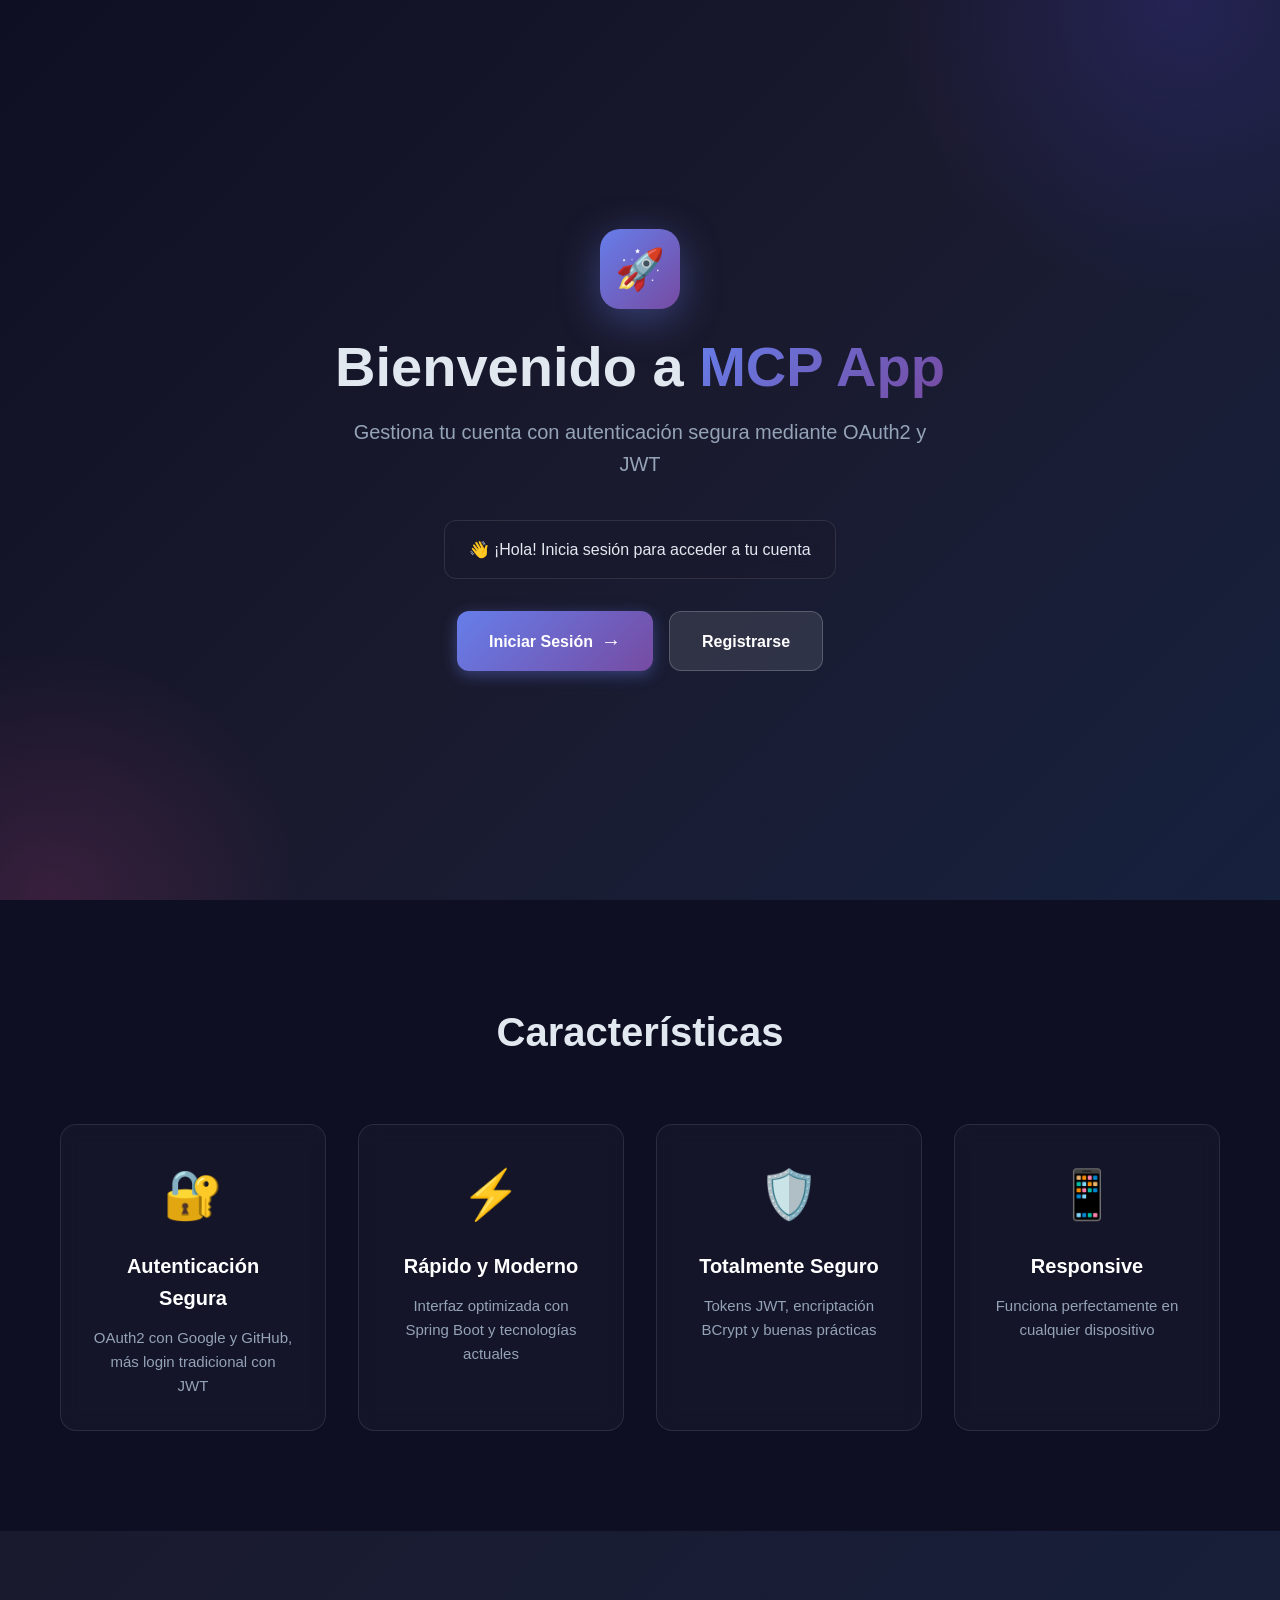
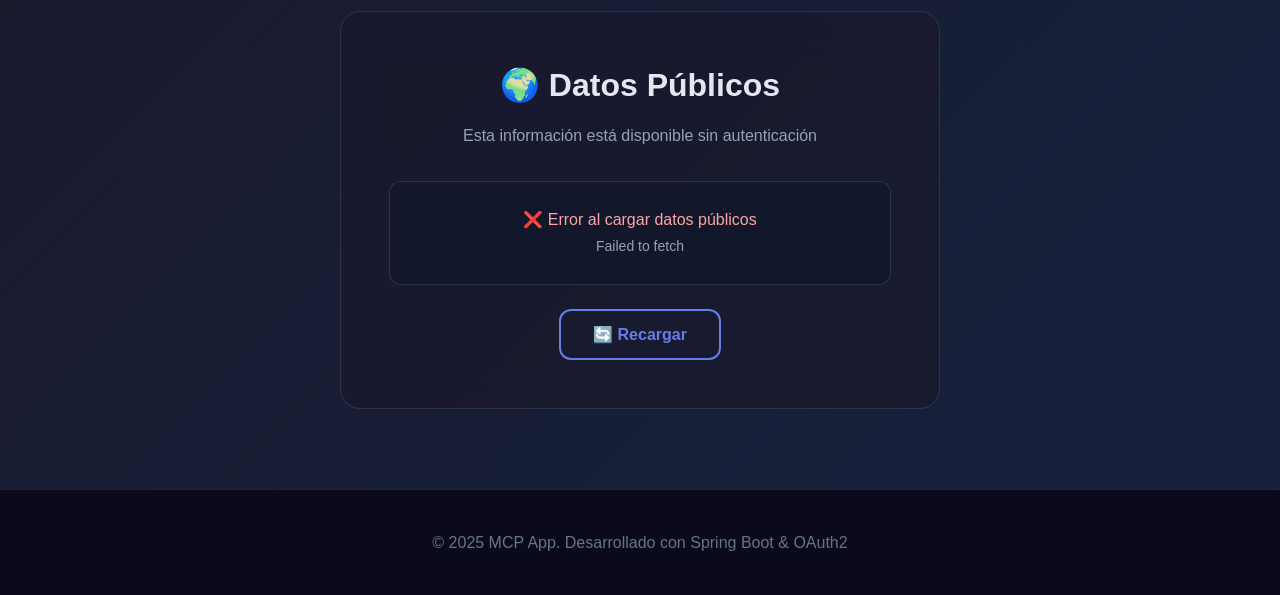
<file: JavaMCPFront/index.html>
<!DOCTYPE html>
<html lang="es">
<head>
    <meta charset="UTF-8">
    <meta name="viewport" content="width=device-width, initial-scale=1.0">
    <title>MCP App - Inicio</title>
    <link rel="stylesheet" href="css/index.css">
</head>
<body>
    <!-- Hero Section -->
    <section class="hero">
        <div class="hero-content">
            <div class="logo-badge">🚀</div>
            <h1 class="hero-title">Bienvenido a <span class="gradient-text">MCP App</span></h1>
            <p class="hero-subtitle">
                Gestiona tu cuenta con autenticación segura mediante OAuth2 y JWT
            </p>
            
            <div id="auth-status" class="auth-status"></div>
            
            <div class="cta-buttons">
                <a href="login.html" class="btn btn-primary" id="login-btn">
                    <span>Iniciar Sesión</span>
                    <span class="btn-icon">→</span>
                </a>
                <a href="register.html" class="btn btn-secondary">
                    <span>Registrarse</span>
                </a>
            </div>
        </div>
        
        <div class="hero-decoration"></div>
    </section>

    <!-- Features Section -->
    <section class="features">
        <div class="container">
            <h2 class="section-title">Características</h2>
            
            <div class="features-grid">
                <div class="feature-card">
                    <div class="feature-icon">🔐</div>
                    <h3>Autenticación Segura</h3>
                    <p>OAuth2 con Google y GitHub, más login tradicional con JWT</p>
                </div>
                
                <div class="feature-card">
                    <div class="feature-icon">⚡</div>
                    <h3>Rápido y Moderno</h3>
                    <p>Interfaz optimizada con Spring Boot y tecnologías actuales</p>
                </div>
                
                <div class="feature-card">
                    <div class="feature-icon">🛡️</div>
                    <h3>Totalmente Seguro</h3>
                    <p>Tokens JWT, encriptación BCrypt y buenas prácticas</p>
                </div>
                
                <div class="feature-card">
                    <div class="feature-icon">📱</div>
                    <h3>Responsive</h3>
                    <p>Funciona perfectamente en cualquier dispositivo</p>
                </div>
            </div>
        </div>
    </section>

    <!-- Public Data Section -->
    <section class="public-data">
        <div class="container">
            <div class="data-card">
                <h2>🌍 Datos Públicos</h2>
                <p>Esta información está disponible sin autenticación</p>
                <div id="public-data" class="data-content">Cargando...</div>
                <button onclick="loadPublicData()" class="btn btn-outline">
                    🔄 Recargar
                </button>
            </div>
        </div>
    </section>

    <!-- Footer -->
    <footer class="footer">
        <div class="container">
            <p>&copy; 2025 MCP App. Desarrollado con Spring Boot & OAuth2</p>
        </div>
    </footer>

    <script src="js/index.js"></script>
</body>
</html>
</file>
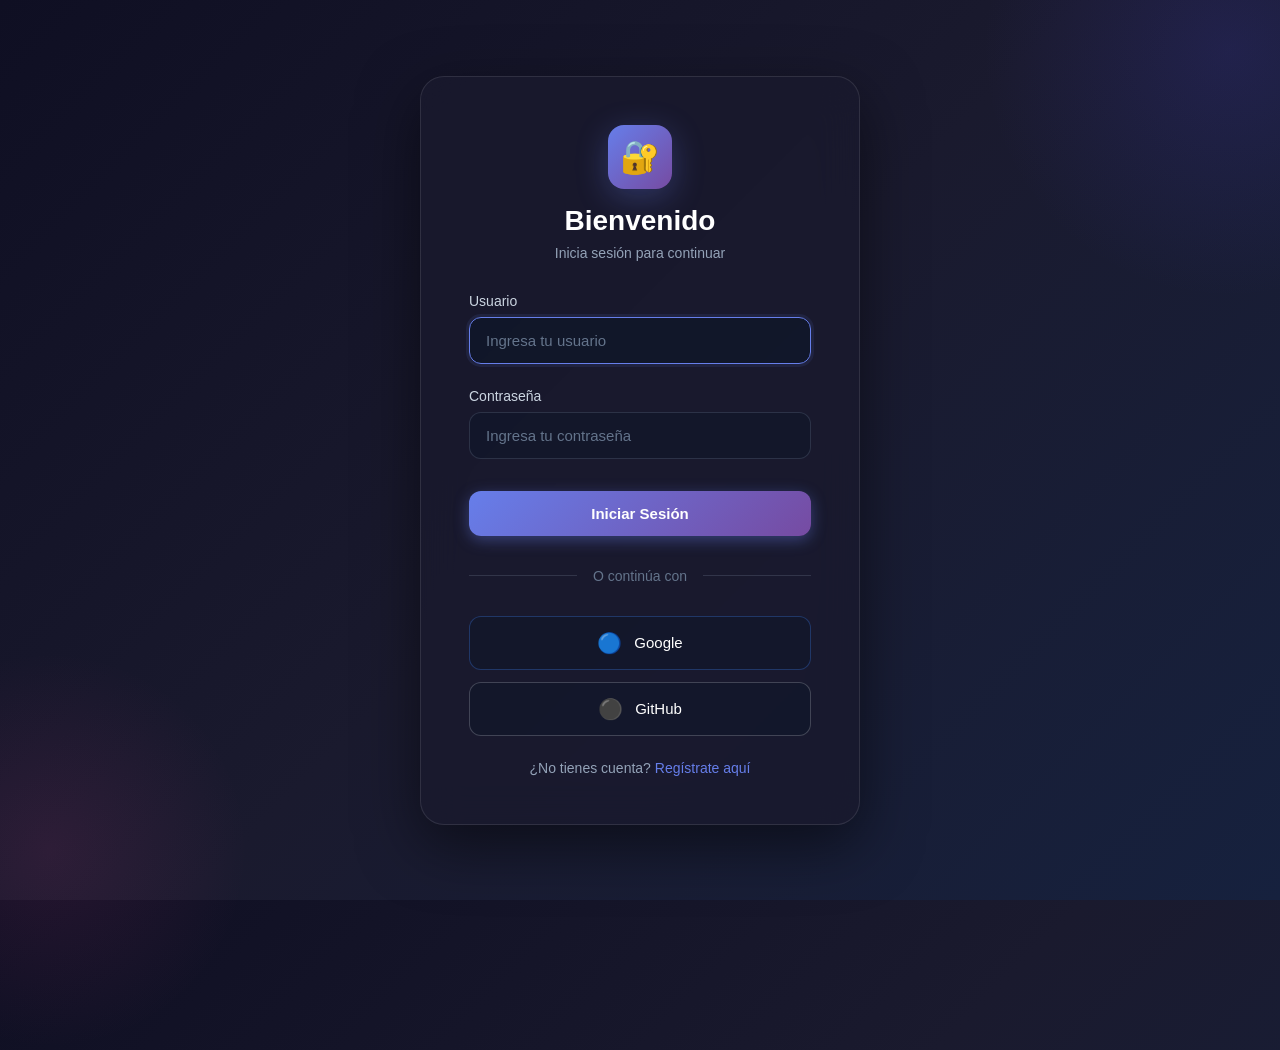
<file: JavaMCPFront/dashboard.html>
<!DOCTYPE html>
<html lang="es">
<head>
    <meta charset="UTF-8">
    <meta name="viewport" content="width=device-width, initial-scale=1.0">
    <title>Dashboard - MCP App</title>
    <link rel="stylesheet" href="css/dashboard.css">
</head>
<body>
    <!-- Sidebar -->
    <aside class="sidebar">
        <div class="sidebar-header">
            <div class="logo">🚀</div>
            <h2>MCP App</h2>
        </div>
        
        <nav class="sidebar-nav">
            <a href="#" class="nav-item active" data-section="overview">
                <span class="nav-icon">📊</span>
                <span>Overview</span>
            </a>
            <a href="#" class="nav-item" data-section="profile">
                <span class="nav-icon">👤</span>
                <span>Mi Perfil</span>
            </a>
            <a href="#" class="nav-item" data-section="settings">
                <span class="nav-icon">⚙️</span>
                <span>Configuración</span>
            </a>
        </nav>
        
        <div class="sidebar-footer">
            <button onclick="logout()" class="btn-logout">
                <span>🚪</span>
                <span>Cerrar Sesión</span>
            </button>
        </div>
    </aside>

    <!-- Main Content -->
    <main class="main-content">
        <!-- Header -->
        <header class="dashboard-header">
            <div class="header-left">
                <h1 id="page-title">Dashboard</h1>
                <p id="page-subtitle">Bienvenido de vuelta</p>
            </div>
            
            <div class="header-right">
                <div class="user-info" id="user-info">
                    <div class="user-avatar" id="user-avatar">?</div>
                    <div class="user-details">
                        <p class="user-name" id="user-name">Cargando...</p>
                        <p class="user-role" id="user-role">Usuario</p>
                    </div>
                </div>
            </div>
        </header>

        <!-- Overview Section -->
        <section id="overview-section" class="content-section active">
            <!-- Stats Cards -->
            <div class="stats-grid">
                <div class="stat-card">
                    <div class="stat-icon blue">👤</div>
                    <div class="stat-info">
                        <p class="stat-label">Usuario Activo</p>
                        <p class="stat-value" id="stat-username">-</p>
                    </div>
                </div>
                
                <div class="stat-card">
                    <div class="stat-icon purple">🎭</div>
                    <div class="stat-info">
                        <p class="stat-label">Rol</p>
                        <p class="stat-value" id="stat-role">-</p>
                    </div>
                </div>
                
                <div class="stat-card">
                    <div class="stat-icon green">✅</div>
                    <div class="stat-info">
                        <p class="stat-label">Estado</p>
                        <p class="stat-value">Autenticado</p>
                    </div>
                </div>
                
                <div class="stat-card">
                    <div class="stat-icon orange">🔐</div>
                    <div class="stat-info">
                        <p class="stat-label">Proveedor</p>
                        <p class="stat-value" id="stat-provider">-</p>
                    </div>
                </div>
            </div>

            <!-- User Info Card -->
            <div class="card">
                <div class="card-header">
                    <h3>📋 Información del Usuario</h3>
                    <button onclick="refreshUserInfo()" class="btn-refresh">🔄</button>
                </div>
                <div class="card-body">
                    <div id="user-details" class="user-details-content">Cargando...</div>
                </div>
            </div>

            <!-- Protected Data Card -->
            <div class="card">
                <div class="card-header">
                    <h3>🔒 Datos Protegidos</h3>
                    <button onclick="refreshProtectedData()" class="btn-refresh">🔄</button>
                </div>
                <div class="card-body">
                    <div id="protected-data" class="protected-data-content">Cargando...</div>
                </div>
            </div>
        </section>

        <!-- Profile Section -->
        <section id="profile-section" class="content-section">
            <div class="card">
                <div class="card-header">
                    <h3>👤 Mi Perfil</h3>
                </div>
                <div class="card-body">
                    <div class="profile-info" id="profile-info">
                        <p>Información de perfil...</p>
                    </div>
                </div>
            </div>
        </section>

        <!-- Settings Section -->
        <section id="settings-section" class="content-section">
            <div class="card">
                <div class="card-header">
                    <h3>⚙️ Configuración</h3>
                </div>
                <div class="card-body">
                    <div class="settings-options">
                        <div class="setting-item">
                            <div class="setting-info">
                                <h4>🔔 Notificaciones</h4>
                                <p>Recibir notificaciones por email</p>
                            </div>
                            <label class="toggle">
                                <input type="checkbox" checked>
                                <span class="toggle-slider"></span>
                            </label>
                        </div>
                        
                        <div class="setting-item">
                            <div class="setting-info">
                                <h4>🌙 Modo Oscuro</h4>
                                <p>Siempre activado</p>
                            </div>
                            <label class="toggle">
                                <input type="checkbox" checked disabled>
                                <span class="toggle-slider"></span>
                            </label>
                        </div>
                    </div>
                </div>
            </div>
        </section>
    </main>

    <script src="js/dashboard.js"></script>
</body>
</html>
</file>
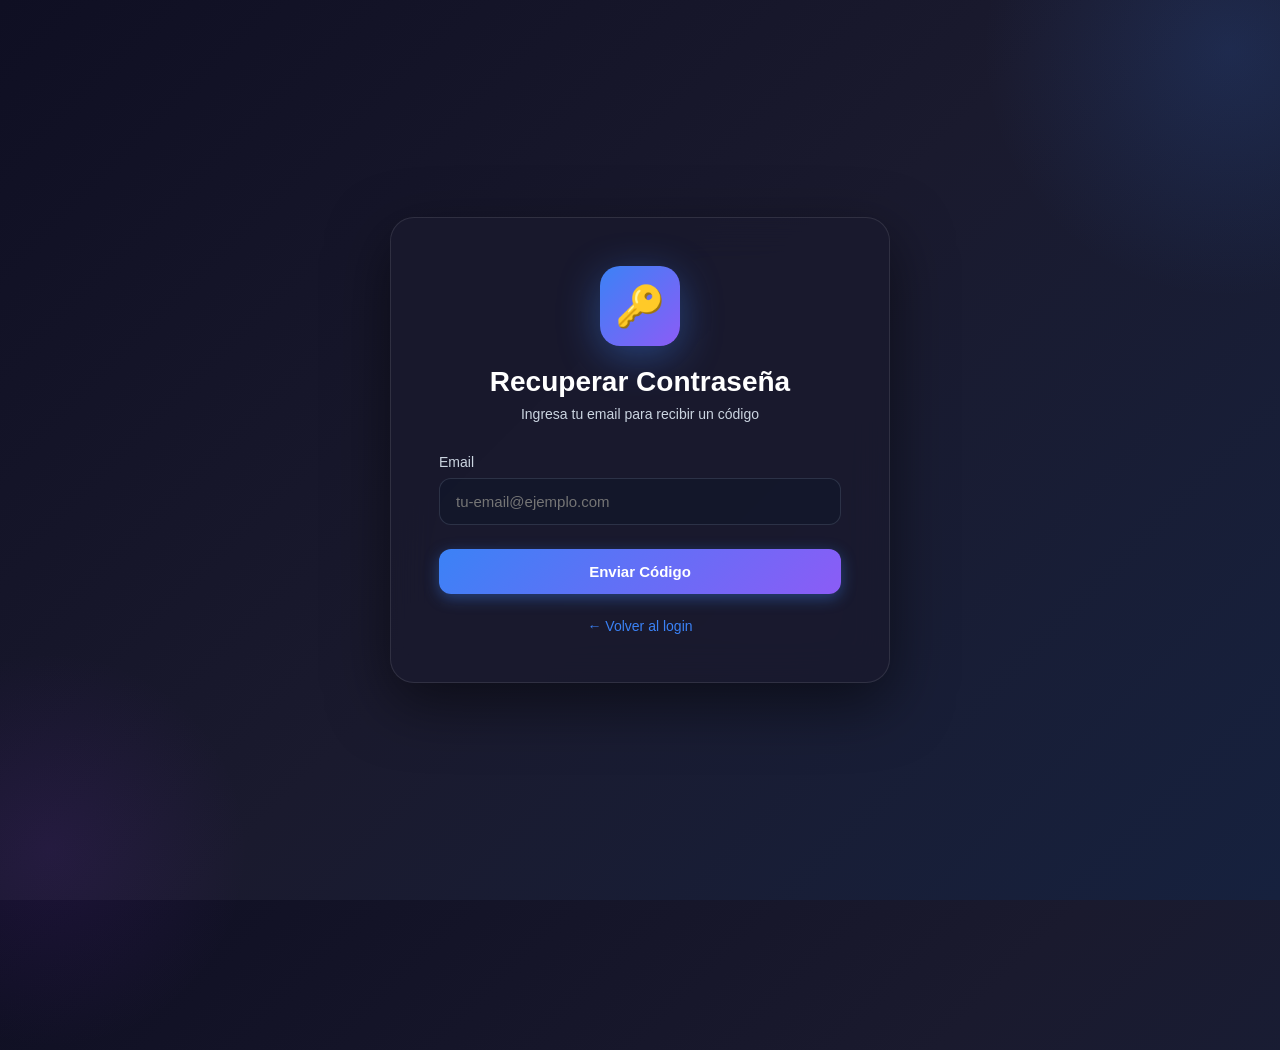
<file: JavaMCPFront/forgot-password.html>
<!DOCTYPE html>
<html lang="es">
<head>
    <meta charset="UTF-8">
    <meta name="viewport" content="width=device-width, initial-scale=1.0">
    <title>Recuperar Contraseña - MCP App</title>
    <link rel="stylesheet" href="css/verify-email.css">
</head>
<body>
    <div class="verify-container">
        <div class="logo">
            <div class="logo-icon">🔑</div>
            <h1>Recuperar Contraseña</h1>
            <p class="subtitle">Ingresa tu email para recibir un código</p>
        </div>

        <form id="forgot-form">
            <div class="form-group" style="margin-bottom: 24px;">
                <label for="email" style="display: block; color: #cbd5e1; font-size: 14px; margin-bottom: 8px;">Email</label>
                <input 
                    type="email" 
                    id="email" 
                    name="email" 
                    placeholder="tu-email@ejemplo.com"
                    required
                    autofocus
                    style="width: 100%; padding: 14px 16px; background: rgba(15, 23, 42, 0.6); border: 1px solid rgba(148, 163, 184, 0.2); border-radius: 12px; color: #fff; font-size: 15px; outline: none;"
                >
            </div>

            <button type="submit" class="btn" id="submit-btn">
                <span id="btn-text">Enviar Código</span>
                <div class="loading-spinner" id="loading-spinner"></div>
            </button>

            <div id="message"></div>
        </form>

        <div class="footer-link">
            <a href="login.html">← Volver al login</a>
        </div>
    </div>

    <script src="js/forgot-password.js"></script>
</body>
</html>
</file>
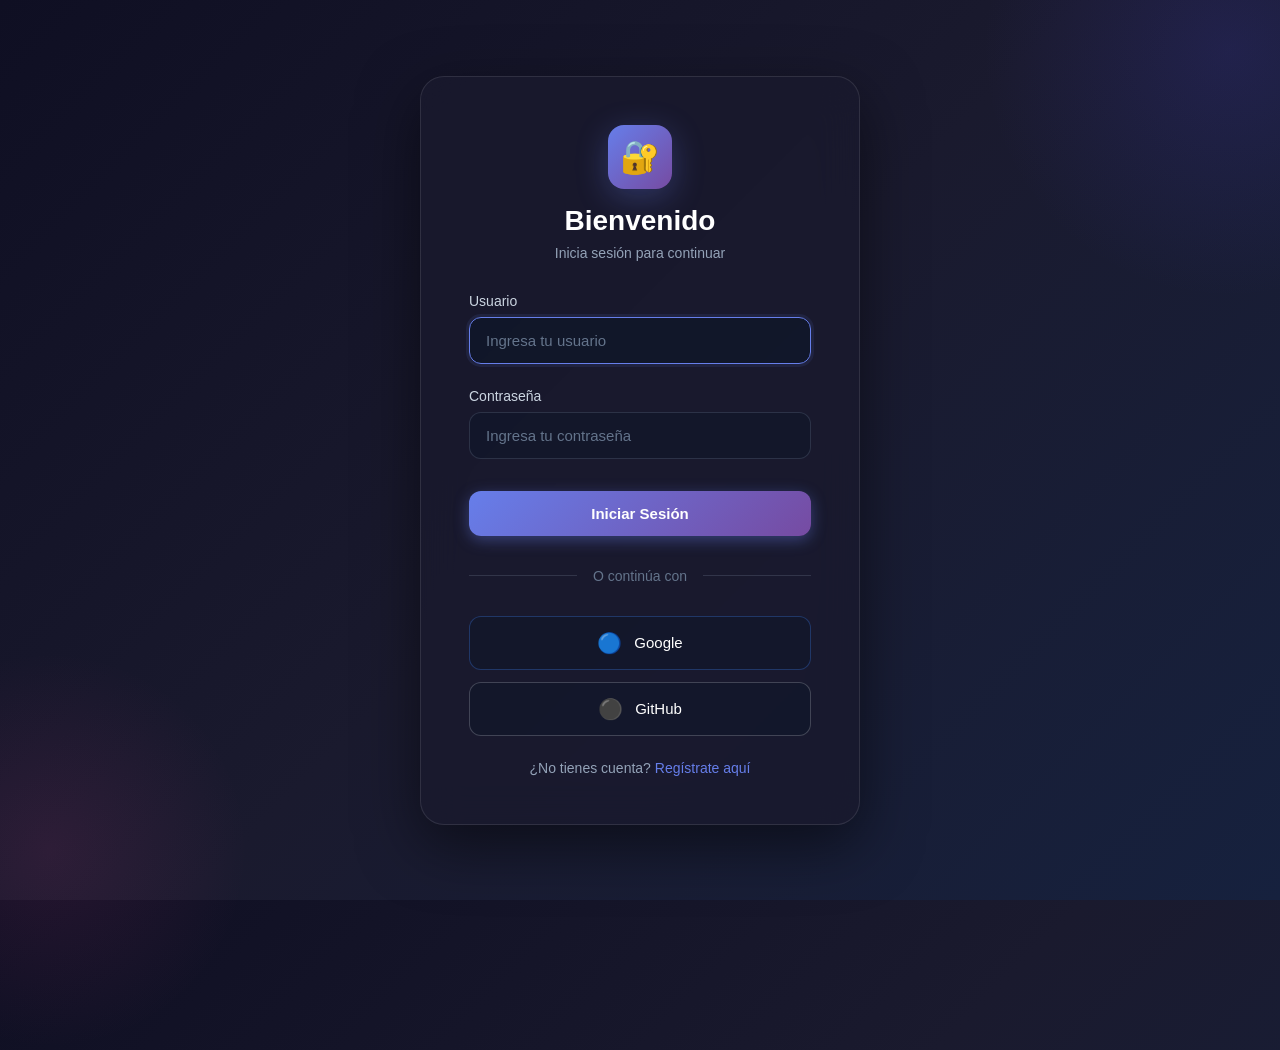
<file: JavaMCPFront/login.html>
<!DOCTYPE html>
<html lang="es">
<head>
    <meta charset="UTF-8">
    <meta name="viewport" content="width=device-width, initial-scale=1.0">
    <title>Login - MCP App</title>
    <link rel="stylesheet" href="css/login.css">
</head>
<body>
    <div class="login-container">
        <div class="logo">
            <div class="logo-icon">🔐</div>
            <h1>Bienvenido</h1>
            <p class="subtitle">Inicia sesión para continuar</p>
        </div>

        <form id="login-form">
            <div class="form-group">
                <label for="username">Usuario</label>
                <div class="input-wrapper">
                    <input 
                        type="text" 
                        id="username" 
                        name="username" 
                        placeholder="Ingresa tu usuario"
                        required 
                        autofocus
                    >
                </div>
            </div>

            <div class="form-group">
                <label for="password">Contraseña</label>
                <div class="input-wrapper">
                    <input 
                        type="password" 
                        id="password" 
                        name="password" 
                        placeholder="Ingresa tu contraseña"
                        required
                    >
                </div>
            </div>

            <button type="submit" class="btn" id="submit-btn">
                <span id="btn-text">Iniciar Sesión</span>
                <div class="loading-spinner" id="loading-spinner"></div>
            </button>

            <div id="error-message"></div>
        </form>

        <div class="divider">
            <span>O continúa con</span>
        </div>

        <div class="social-buttons">
            <a href="http://localhost:8080/oauth2/authorization/google" class="social-btn google">
                <span class="social-icon">🔵</span>
                <span>Google</span>
            </a>
            
            <a href="http://localhost:8080/oauth2/authorization/github" class="social-btn github">
                <span class="social-icon">⚫</span>
                <span>GitHub</span>
            </a>
        </div>

        <div class="footer-link">
            ¿No tienes cuenta? <a href="register.html">Regístrate aquí</a>
        </div>
    </div>

    <script src="js/login.js"></script>
</body>
</html>
</file>
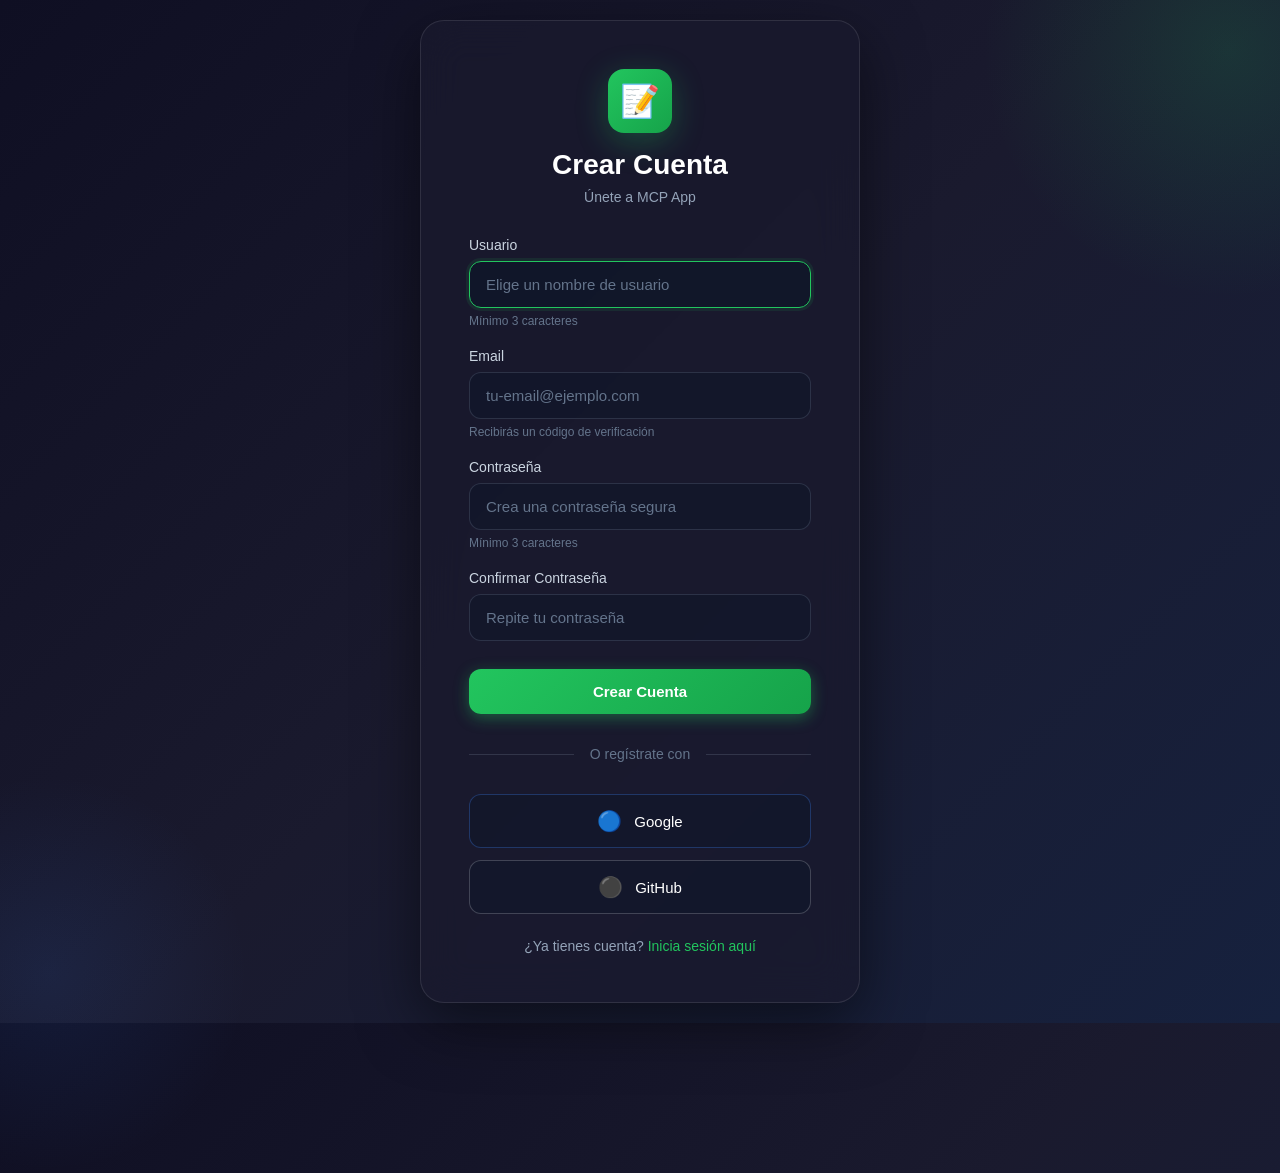
<file: JavaMCPFront/register.html>
<!DOCTYPE html>
<html lang="es">
<head>
    <meta charset="UTF-8">
    <meta name="viewport" content="width=device-width, initial-scale=1.0">
    <title>Registro - MCP App</title>
    <link rel="stylesheet" href="css/register.css">
</head>
<body>
    <div class="register-container">
        <div class="logo">
            <div class="logo-icon">📝</div>
            <h1>Crear Cuenta</h1>
            <p class="subtitle">Únete a MCP App</p>
        </div>

        <form id="register-form">
            <div class="form-group">
                <label for="username">Usuario</label>
                <div class="input-wrapper">
                    <input 
                        type="text" 
                        id="username" 
                        name="username" 
                        placeholder="Elige un nombre de usuario"
                        required 
                        autofocus
                        minlength="3"
                    >
                    <span class="input-hint">Mínimo 3 caracteres</span>
                </div>
            </div>

            <div class="form-group">
                <label for="email">Email</label>
                <div class="input-wrapper">
                    <input 
                        type="email" 
                        id="email" 
                        name="email" 
                        placeholder="tu-email@ejemplo.com"
                        required
                    >
                    <span class="input-hint">Recibirás un código de verificación</span>
                </div>
            </div>

            <div class="form-group">
                <label for="password">Contraseña</label>
                <div class="input-wrapper">
                    <input 
                        type="password" 
                        id="password" 
                        name="password" 
                        placeholder="Crea una contraseña segura"
                        required
                        minlength="3"
                    >
                    <span class="input-hint">Mínimo 3 caracteres</span>
                </div>
            </div>

            <div class="form-group">
                <label for="confirm-password">Confirmar Contraseña</label>
                <div class="input-wrapper">
                    <input 
                        type="password" 
                        id="confirm-password" 
                        name="confirm-password" 
                        placeholder="Repite tu contraseña"
                        required
                    >
                </div>
            </div>

            <button type="submit" class="btn" id="submit-btn">
                <span id="btn-text">Crear Cuenta</span>
                <div class="loading-spinner" id="loading-spinner"></div>
            </button>

            <div id="message"></div>
        </form>

        <div class="divider">
            <span>O regístrate con</span>
        </div>

        <div class="social-buttons">
            <a href="http://localhost:8080/oauth2/authorization/google" class="social-btn google">
                <span class="social-icon">🔵</span>
                <span>Google</span>
            </a>
            
            <a href="http://localhost:8080/oauth2/authorization/github" class="social-btn github">
                <span class="social-icon">⚫</span>
                <span>GitHub</span>
            </a>
        </div>

        <div class="footer-link">
            ¿Ya tienes cuenta? <a href="login.html">Inicia sesión aquí</a>
        </div>
    </div>

    <script src="js/register.js"></script>
</body>
</html>
</file>
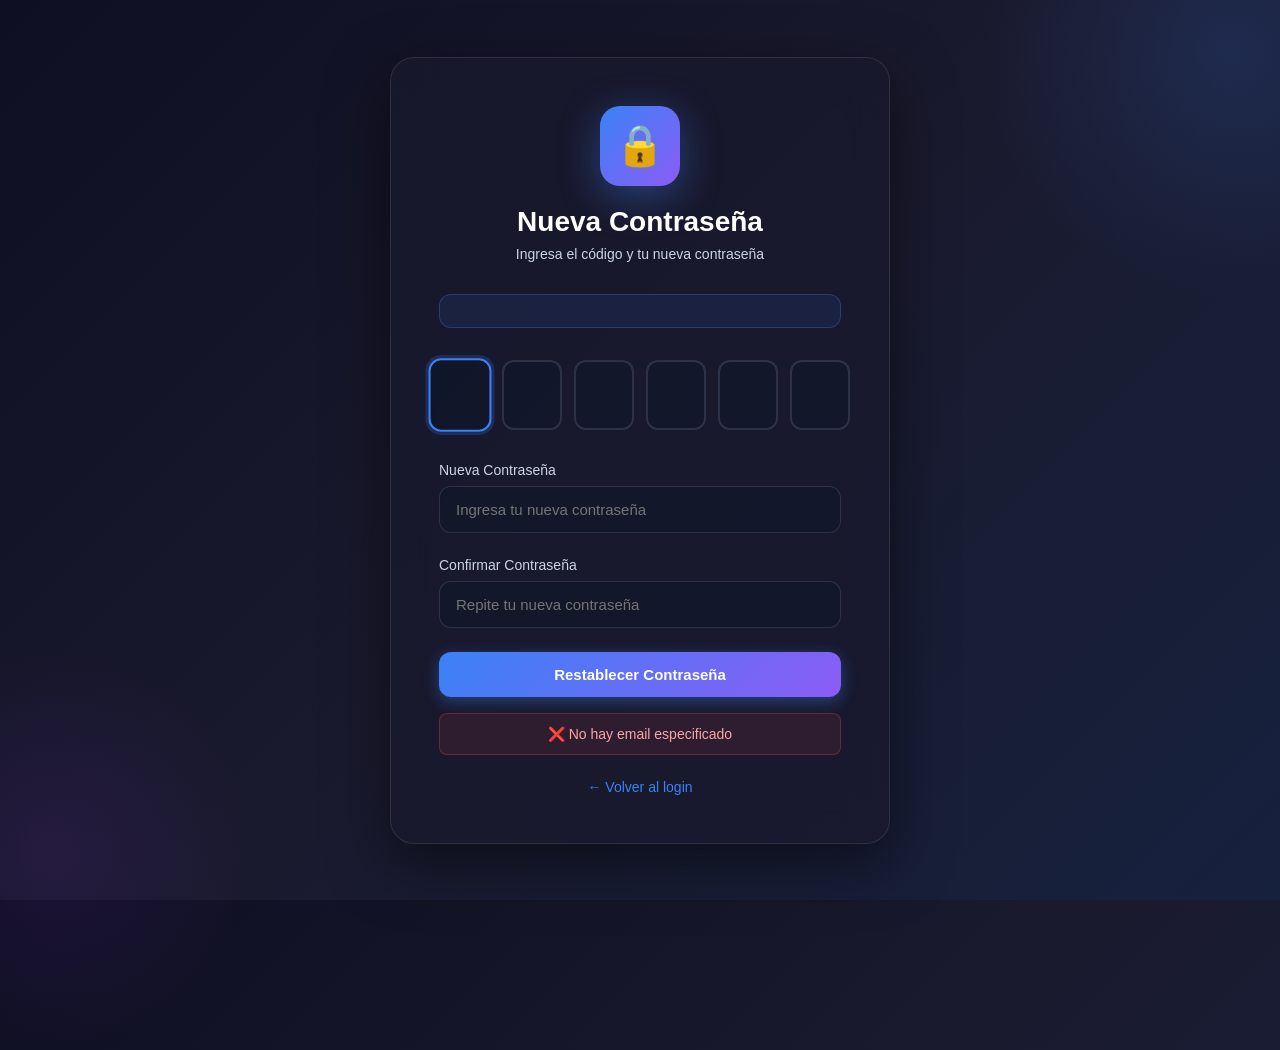
<file: JavaMCPFront/reset-password.html>
<!DOCTYPE html>
<html lang="es">
<head>
    <meta charset="UTF-8">
    <meta name="viewport" content="width=device-width, initial-scale=1.0">
    <title>Nueva Contraseña - MCP App</title>
    <link rel="stylesheet" href="css/verify-email.css">
</head>
<body>
    <div class="verify-container">
        <div class="logo">
            <div class="logo-icon">🔒</div>
            <h1>Nueva Contraseña</h1>
            <p class="subtitle" id="subtitle">Ingresa el código y tu nueva contraseña</p>
        </div>

        <div class="email-info" id="email-info"></div>

        <form id="reset-form">
            <div class="code-input-group">
                <input type="text" maxlength="1" class="code-input" id="digit-1" autofocus>
                <input type="text" maxlength="1" class="code-input" id="digit-2">
                <input type="text" maxlength="1" class="code-input" id="digit-3">
                <input type="text" maxlength="1" class="code-input" id="digit-4">
                <input type="text" maxlength="1" class="code-input" id="digit-5">
                <input type="text" maxlength="1" class="code-input" id="digit-6">
            </div>

            <div class="form-group" style="margin: 24px 0;">
                <label for="new-password" style="display: block; color: #cbd5e1; font-size: 14px; margin-bottom: 8px;">Nueva Contraseña</label>
                <input 
                    type="password" 
                    id="new-password" 
                    name="new-password" 
                    placeholder="Ingresa tu nueva contraseña"
                    required
                    minlength="3"
                    style="width: 100%; padding: 14px 16px; background: rgba(15, 23, 42, 0.6); border: 1px solid rgba(148, 163, 184, 0.2); border-radius: 12px; color: #fff; font-size: 15px; outline: none;"
                >
            </div>

            <div class="form-group" style="margin-bottom: 24px;">
                <label for="confirm-password" style="display: block; color: #cbd5e1; font-size: 14px; margin-bottom: 8px;">Confirmar Contraseña</label>
                <input 
                    type="password" 
                    id="confirm-password" 
                    name="confirm-password" 
                    placeholder="Repite tu nueva contraseña"
                    required
                    style="width: 100%; padding: 14px 16px; background: rgba(15, 23, 42, 0.6); border: 1px solid rgba(148, 163, 184, 0.2); border-radius: 12px; color: #fff; font-size: 15px; outline: none;"
                >
            </div>

            <button type="submit" class="btn" id="submit-btn">
                <span id="btn-text">Restablecer Contraseña</span>
                <div class="loading-spinner" id="loading-spinner"></div>
            </button>

            <div id="message"></div>
        </form>

        <div class="footer-link">
            <a href="login.html">← Volver al login</a>
        </div>
    </div>

    <script src="js/reset-password.js"></script>
</body>
</html>
</file>
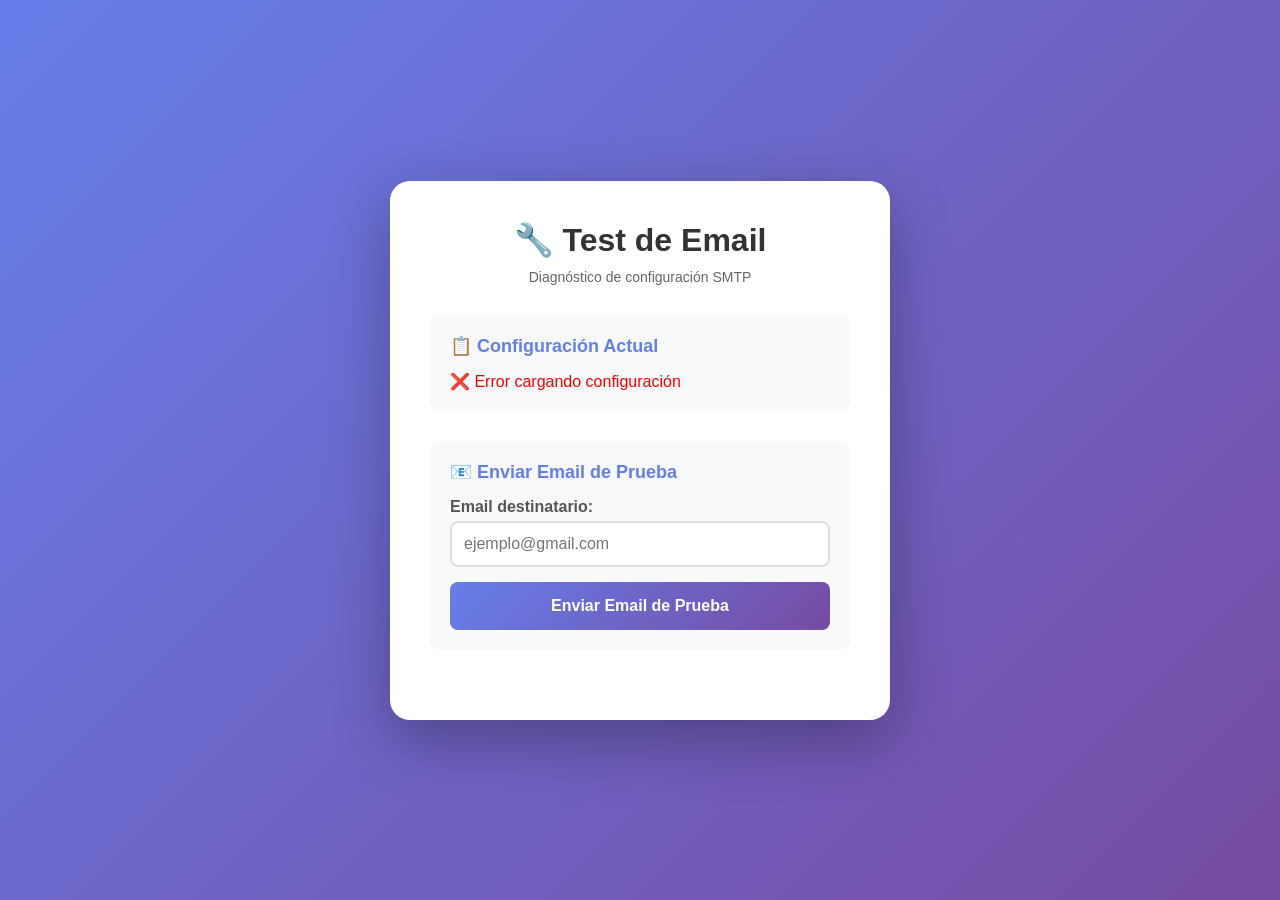
<file: JavaMCPFront/test-email.html>
<!DOCTYPE html>
<html lang="es">
<head>
    <meta charset="UTF-8">
    <meta name="viewport" content="width=device-width, initial-scale=1.0">
    <title>Test Email - MCP App</title>
    <style>
        * {
            margin: 0;
            padding: 0;
            box-sizing: border-box;
        }

        body {
            font-family: 'Segoe UI', Tahoma, Geneva, Verdana, sans-serif;
            background: linear-gradient(135deg, #667eea 0%, #764ba2 100%);
            min-height: 100vh;
            display: flex;
            justify-content: center;
            align-items: center;
            padding: 20px;
        }

        .container {
            background: white;
            border-radius: 20px;
            padding: 40px;
            box-shadow: 0 20px 60px rgba(0,0,0,0.3);
            max-width: 500px;
            width: 100%;
        }

        h1 {
            color: #333;
            margin-bottom: 10px;
            text-align: center;
        }

        .subtitle {
            color: #666;
            text-align: center;
            margin-bottom: 30px;
            font-size: 14px;
        }

        .section {
            margin-bottom: 30px;
            padding: 20px;
            background: #f8f9fa;
            border-radius: 10px;
        }

        .section h2 {
            color: #667eea;
            margin-bottom: 15px;
            font-size: 18px;
        }

        .config-item {
            display: flex;
            justify-content: space-between;
            padding: 8px 0;
            border-bottom: 1px solid #e0e0e0;
        }

        .config-item:last-child {
            border-bottom: none;
        }

        .config-label {
            font-weight: bold;
            color: #555;
        }

        .config-value {
            color: #333;
            font-family: monospace;
        }

        .form-group {
            margin-bottom: 15px;
        }

        label {
            display: block;
            margin-bottom: 5px;
            color: #555;
            font-weight: bold;
        }

        input {
            width: 100%;
            padding: 12px;
            border: 2px solid #e0e0e0;
            border-radius: 8px;
            font-size: 16px;
            transition: border-color 0.3s;
        }

        input:focus {
            outline: none;
            border-color: #667eea;
        }

        button {
            width: 100%;
            padding: 15px;
            background: linear-gradient(135deg, #667eea 0%, #764ba2 100%);
            color: white;
            border: none;
            border-radius: 8px;
            font-size: 16px;
            font-weight: bold;
            cursor: pointer;
            transition: transform 0.2s, box-shadow 0.2s;
        }

        button:hover {
            transform: translateY(-2px);
            box-shadow: 0 5px 15px rgba(102, 126, 234, 0.4);
        }

        button:active {
            transform: translateY(0);
        }

        button:disabled {
            background: #ccc;
            cursor: not-allowed;
            transform: none;
        }

        .message {
            margin-top: 15px;
            padding: 12px;
            border-radius: 8px;
            display: none;
        }

        .message.success {
            background: #d4edda;
            color: #155724;
            border: 1px solid #c3e6cb;
        }

        .message.error {
            background: #f8d7da;
            color: #721c24;
            border: 1px solid #f5c6cb;
        }

        .message.show {
            display: block;
        }

        .loading {
            text-align: center;
            color: #667eea;
            margin-top: 10px;
            display: none;
        }

        .loading.show {
            display: block;
        }
    </style>
</head>
<body>
    <div class="container">
        <h1>🔧 Test de Email</h1>
        <p class="subtitle">Diagnóstico de configuración SMTP</p>

        <!-- Configuración actual -->
        <div class="section">
            <h2>📋 Configuración Actual</h2>
            <div id="config">
                <div class="loading show">Cargando configuración...</div>
            </div>
        </div>

        <!-- Formulario de test -->
        <div class="section">
            <h2>📧 Enviar Email de Prueba</h2>
            <form id="testForm">
                <div class="form-group">
                    <label for="email">Email destinatario:</label>
                    <input type="email" id="email" name="email" required 
                           placeholder="ejemplo@gmail.com">
                </div>
                <button type="submit" id="sendBtn">Enviar Email de Prueba</button>
                <div class="loading" id="sending"></div>
                <div class="message" id="message"></div>
            </form>
        </div>
    </div>

    <script>
        // Cargar configuración al inicio
        async function loadConfig() {
            try {
                const response = await fetch('http://localhost:8080/api/test/email-config');
                const data = await response.json();
                
                const configDiv = document.getElementById('config');
                configDiv.innerHTML = `
                    <div class="config-item">
                        <span class="config-label">Host:</span>
                        <span class="config-value">${data.host}</span>
                    </div>
                    <div class="config-item">
                        <span class="config-label">Port:</span>
                        <span class="config-value">${data.port}</span>
                    </div>
                    <div class="config-item">
                        <span class="config-label">Username:</span>
                        <span class="config-value">${data.username}</span>
                    </div>
                    <div class="config-item">
                        <span class="config-label">Configured:</span>
                        <span class="config-value">${data.configured ? '✅ Yes' : '❌ No'}</span>
                    </div>
                `;
            } catch (error) {
                console.error('Error cargando configuración:', error);
                document.getElementById('config').innerHTML = 
                    '<div style="color: red;">❌ Error cargando configuración</div>';
            }
        }

        // Enviar email de prueba
        document.getElementById('testForm').addEventListener('submit', async (e) => {
            e.preventDefault();
            
            const email = document.getElementById('email').value;
            const sendBtn = document.getElementById('sendBtn');
            const loading = document.getElementById('sending');
            const message = document.getElementById('message');
            
            // Reset
            message.className = 'message';
            message.textContent = '';
            
            // Show loading
            sendBtn.disabled = true;
            loading.textContent = '📤 Enviando email...';
            loading.classList.add('show');
            
            try {
                const response = await fetch('http://localhost:8080/api/test/send-test-email', {
                    method: 'POST',
                    headers: {
                        'Content-Type': 'application/json'
                    },
                    body: JSON.stringify({ to: email })
                });
                
                const data = await response.json();
                
                loading.classList.remove('show');
                
                if (data.success) {
                    message.className = 'message success show';
                    message.textContent = '✅ ' + data.message;
                } else {
                    message.className = 'message error show';
                    message.innerHTML = `❌ <strong>${data.error}</strong><br>${data.message}`;
                    
                    if (data.cause) {
                        message.innerHTML += `<br><small>Causa: ${data.cause}</small>`;
                    }
                }
            } catch (error) {
                loading.classList.remove('show');
                message.className = 'message error show';
                message.textContent = '❌ Error de conexión: ' + error.message;
            } finally {
                sendBtn.disabled = false;
            }
        });

        // Cargar configuración al iniciar
        loadConfig();
    </script>
</body>
</html>
</file>
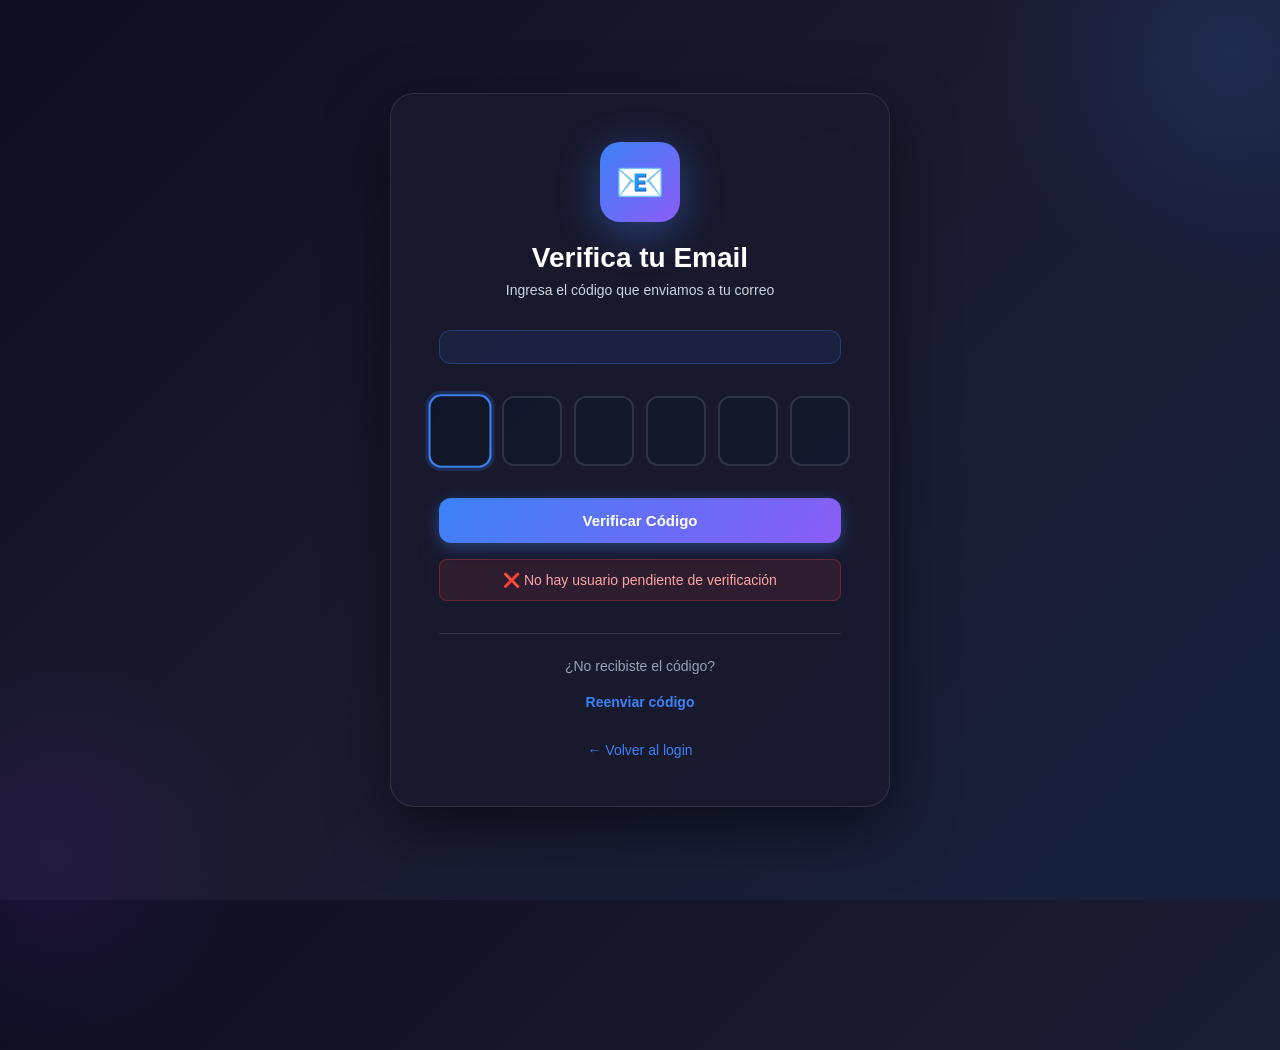
<file: JavaMCPFront/verify-email.html>
<!DOCTYPE html>
<html lang="es">
<head>
    <meta charset="UTF-8">
    <meta name="viewport" content="width=device-width, initial-scale=1.0">
    <title>Verificar Email - MCP App</title>
    <link rel="stylesheet" href="css/verify-email.css">
</head>
<body>
    <div class="verify-container">
        <div class="logo">
            <div class="logo-icon">📧</div>
            <h1>Verifica tu Email</h1>
            <p class="subtitle" id="subtitle">Ingresa el código que enviamos a tu correo</p>
        </div>

        <div class="email-info" id="email-info"></div>

        <form id="verify-form">
            <div class="code-input-group">
                <input type="text" maxlength="1" class="code-input" id="digit-1" autofocus>
                <input type="text" maxlength="1" class="code-input" id="digit-2">
                <input type="text" maxlength="1" class="code-input" id="digit-3">
                <input type="text" maxlength="1" class="code-input" id="digit-4">
                <input type="text" maxlength="1" class="code-input" id="digit-5">
                <input type="text" maxlength="1" class="code-input" id="digit-6">
            </div>

            <button type="submit" class="btn" id="submit-btn">
                <span id="btn-text">Verificar Código</span>
                <div class="loading-spinner" id="loading-spinner"></div>
            </button>

            <div id="message"></div>
        </form>

        <div class="resend-section">
            <p>¿No recibiste el código?</p>
            <button onclick="resendCode()" class="btn-link" id="resend-btn">
                Reenviar código
            </button>
            <div id="resend-timer"></div>
        </div>

        <div class="footer-link">
            <a href="login.html">← Volver al login</a>
        </div>
    </div>

    <script src="js/verify-email.js"></script>
</body>
</html>
</file>
<file: JavaMCPFront/css/index.css>
/* Reset y base */
* {
    margin: 0;
    padding: 0;
    box-sizing: border-box;
}

body {
    font-family: 'Inter', -apple-system, BlinkMacSystemFont, 'Segoe UI', sans-serif;
    background: #0f0f23;
    color: #e2e8f0;
    line-height: 1.6;
}

.container {
    max-width: 1200px;
    margin: 0 auto;
    padding: 0 20px;
}

/* Hero Section */
.hero {
    min-height: 100vh;
    display: flex;
    align-items: center;
    justify-content: center;
    position: relative;
    overflow: hidden;
    background: linear-gradient(135deg, #0f0f23 0%, #1a1a2e 50%, #16213e 100%);
}

.hero::before {
    content: '';
    position: absolute;
    width: 600px;
    height: 600px;
    background: radial-gradient(circle, rgba(79, 70, 229, 0.2) 0%, transparent 70%);
    border-radius: 50%;
    top: -300px;
    right: -200px;
    animation: float 20s infinite ease-in-out;
}

.hero-decoration {
    position: absolute;
    width: 500px;
    height: 500px;
    background: radial-gradient(circle, rgba(236, 72, 153, 0.15) 0%, transparent 70%);
    border-radius: 50%;
    bottom: -250px;
    left: -200px;
    animation: float 15s infinite ease-in-out reverse;
}

@keyframes float {
    0%, 100% { transform: translate(0, 0) rotate(0deg); }
    50% { transform: translate(50px, 50px) rotate(180deg); }
}

.hero-content {
    text-align: center;
    position: relative;
    z-index: 1;
    max-width: 800px;
    padding: 40px 20px;
    animation: fadeInUp 0.8s ease-out;
}

@keyframes fadeInUp {
    from {
        opacity: 0;
        transform: translateY(30px);
    }
    to {
        opacity: 1;
        transform: translateY(0);
    }
}

.logo-badge {
    width: 80px;
    height: 80px;
    background: linear-gradient(135deg, #667eea 0%, #764ba2 100%);
    border-radius: 20px;
    display: inline-flex;
    align-items: center;
    justify-content: center;
    font-size: 40px;
    margin-bottom: 24px;
    box-shadow: 0 10px 40px rgba(102, 126, 234, 0.4);
    animation: bounce 2s infinite;
}

@keyframes bounce {
    0%, 100% { transform: translateY(0); }
    50% { transform: translateY(-10px); }
}

.hero-title {
    font-size: 56px;
    font-weight: 800;
    margin-bottom: 16px;
    line-height: 1.2;
}

.gradient-text {
    background: linear-gradient(135deg, #667eea 0%, #764ba2 100%);
    -webkit-background-clip: text;
    -webkit-text-fill-color: transparent;
    background-clip: text;
}

.hero-subtitle {
    font-size: 20px;
    color: #94a3b8;
    margin-bottom: 40px;
    max-width: 600px;
    margin-left: auto;
    margin-right: auto;
}

/* Auth Status */
.auth-status {
    margin-bottom: 32px;
    padding: 16px 24px;
    background: rgba(26, 26, 46, 0.6);
    backdrop-filter: blur(10px);
    border: 1px solid rgba(255, 255, 255, 0.1);
    border-radius: 12px;
    display: inline-block;
}

.auth-status.authenticated {
    background: rgba(34, 197, 94, 0.1);
    border-color: rgba(34, 197, 94, 0.3);
}

/* Botones */
.cta-buttons {
    display: flex;
    gap: 16px;
    justify-content: center;
    flex-wrap: wrap;
}

.btn {
    display: inline-flex;
    align-items: center;
    gap: 8px;
    padding: 14px 32px;
    border-radius: 12px;
    font-size: 16px;
    font-weight: 600;
    text-decoration: none;
    transition: all 0.3s ease;
    cursor: pointer;
    border: none;
}

.btn-primary {
    background: linear-gradient(135deg, #667eea 0%, #764ba2 100%);
    color: #fff;
    box-shadow: 0 4px 15px rgba(102, 126, 234, 0.4);
}

.btn-primary:hover {
    transform: translateY(-2px);
    box-shadow: 0 6px 20px rgba(102, 126, 234, 0.5);
}

.btn-secondary {
    background: rgba(255, 255, 255, 0.1);
    color: #fff;
    border: 1px solid rgba(255, 255, 255, 0.2);
}

.btn-secondary:hover {
    background: rgba(255, 255, 255, 0.15);
    border-color: rgba(255, 255, 255, 0.3);
}

.btn-outline {
    background: transparent;
    color: #667eea;
    border: 2px solid #667eea;
}

.btn-outline:hover {
    background: rgba(102, 126, 234, 0.1);
}

.btn-icon {
    font-size: 20px;
    transition: transform 0.3s ease;
}

.btn:hover .btn-icon {
    transform: translateX(4px);
}

/* Features Section */
.features {
    padding: 100px 0;
    background: #0f0f23;
}

.section-title {
    font-size: 40px;
    font-weight: 700;
    text-align: center;
    margin-bottom: 60px;
}

.features-grid {
    display: grid;
    grid-template-columns: repeat(auto-fit, minmax(250px, 1fr));
    gap: 32px;
}

.feature-card {
    background: rgba(26, 26, 46, 0.6);
    backdrop-filter: blur(10px);
    border: 1px solid rgba(255, 255, 255, 0.1);
    border-radius: 16px;
    padding: 32px;
    text-align: center;
    transition: all 0.3s ease;
}

.feature-card:hover {
    transform: translateY(-8px);
    border-color: rgba(102, 126, 234, 0.5);
    box-shadow: 0 10px 40px rgba(102, 126, 234, 0.2);
}

.feature-icon {
    font-size: 48px;
    margin-bottom: 16px;
}

.feature-card h3 {
    font-size: 20px;
    font-weight: 600;
    margin-bottom: 12px;
    color: #fff;
}

.feature-card p {
    color: #94a3b8;
    font-size: 15px;
}

/* Public Data Section */
.public-data {
    padding: 80px 0;
    background: linear-gradient(135deg, #1a1a2e 0%, #16213e 100%);
}

.data-card {
    background: rgba(26, 26, 46, 0.8);
    backdrop-filter: blur(20px);
    border: 1px solid rgba(255, 255, 255, 0.1);
    border-radius: 20px;
    padding: 48px;
    text-align: center;
    max-width: 600px;
    margin: 0 auto;
}

.data-card h2 {
    font-size: 32px;
    margin-bottom: 12px;
}

.data-card > p {
    color: #94a3b8;
    margin-bottom: 32px;
}

.data-content {
    background: rgba(15, 23, 42, 0.6);
    border: 1px solid rgba(148, 163, 184, 0.2);
    border-radius: 12px;
    padding: 24px;
    margin-bottom: 24px;
    color: #cbd5e1;
    line-height: 1.8;
}

/* Footer */
.footer {
    padding: 40px 0;
    background: #0a0a1a;
    border-top: 1px solid rgba(255, 255, 255, 0.1);
    text-align: center;
    color: #64748b;
}

/* Responsive */
@media (max-width: 768px) {
    .hero-title {
        font-size: 36px;
    }
    
    .hero-subtitle {
        font-size: 16px;
    }
    
    .cta-buttons {
        flex-direction: column;
    }
    
    .btn {
        width: 100%;
        justify-content: center;
    }
    
    .features-grid {
        grid-template-columns: 1fr;
    }
    
    .section-title {
        font-size: 28px;
    }
    
    .data-card {
        padding: 32px 24px;
    }
}
</file>
<file: JavaMCPFront/css/dashboard.css>
/* Reset */
* {
    margin: 0;
    padding: 0;
    box-sizing: border-box;
}

body {
    font-family: 'Inter', -apple-system, BlinkMacSystemFont, 'Segoe UI', sans-serif;
    background: #0f0f23;
    color: #fff;
    display: flex;
    min-height: 100vh;
}

/* Sidebar */
.sidebar {
    width: 260px;
    background: rgba(26, 26, 46, 0.8);
    backdrop-filter: blur(20px);
    border-right: 1px solid rgba(255, 255, 255, 0.1);
    display: flex;
    flex-direction: column;
    position: fixed;
    height: 100vh;
    z-index: 100;
}

.sidebar-header {
    padding: 24px;
    border-bottom: 1px solid rgba(255, 255, 255, 0.1);
    display: flex;
    align-items: center;
    gap: 12px;
}

.logo {
    width: 40px;
    height: 40px;
    background: linear-gradient(135deg, #667eea 0%, #764ba2 100%);
    border-radius: 10px;
    display: flex;
    align-items: center;
    justify-content: center;
    font-size: 20px;
}

.sidebar-header h2 {
    font-size: 18px;
    font-weight: 700;
}

.sidebar-nav {
    flex: 1;
    padding: 16px;
}

.nav-item {
    display: flex;
    align-items: center;
    gap: 12px;
    padding: 12px 16px;
    margin-bottom: 8px;
    color: #94a3b8;
    text-decoration: none;
    border-radius: 10px;
    transition: all 0.3s ease;
    cursor: pointer;
}

.nav-item:hover {
    background: rgba(102, 126, 234, 0.1);
    color: #fff;
}

.nav-item.active {
    background: rgba(102, 126, 234, 0.2);
    color: #fff;
    font-weight: 600;
}

.nav-icon {
    font-size: 20px;
}

.sidebar-footer {
    padding: 16px;
    border-top: 1px solid rgba(255, 255, 255, 0.1);
}

.btn-logout {
    width: 100%;
    display: flex;
    align-items: center;
    justify-content: center;
    gap: 8px;
    padding: 12px;
    background: rgba(239, 68, 68, 0.1);
    border: 1px solid rgba(239, 68, 68, 0.3);
    border-radius: 10px;
    color: #fca5a5;
    font-size: 14px;
    font-weight: 600;
    cursor: pointer;
    transition: all 0.3s ease;
}

.btn-logout:hover {
    background: rgba(239, 68, 68, 0.2);
    border-color: rgba(239, 68, 68, 0.5);
}

/* Main Content */
.main-content {
    flex: 1;
    margin-left: 260px;
    padding: 32px;
    max-width: calc(100% - 260px);
}

/* Dashboard Header */
.dashboard-header {
    display: flex;
    justify-content: space-between;
    align-items: center;
    margin-bottom: 32px;
    flex-wrap: wrap;
    gap: 20px;
}

.header-left h1 {
    font-size: 32px;
    font-weight: 700;
    margin-bottom: 4px;
}

.header-left p {
    color: #94a3b8;
    font-size: 14px;
}

.user-info {
    display: flex;
    align-items: center;
    gap: 12px;
    padding: 12px 16px;
    background: rgba(26, 26, 46, 0.6);
    backdrop-filter: blur(10px);
    border: 1px solid rgba(255, 255, 255, 0.1);
    border-radius: 12px;
}

.user-avatar {
    width: 40px;
    height: 40px;
    background: linear-gradient(135deg, #667eea 0%, #764ba2 100%);
    border-radius: 50%;
    display: flex;
    align-items: center;
    justify-content: center;
    font-weight: 700;
    font-size: 18px;
}

.user-details {
    line-height: 1.4;
}

.user-name {
    font-weight: 600;
    font-size: 14px;
}

.user-role {
    font-size: 12px;
    color: #94a3b8;
}

/* Content Sections */
.content-section {
    display: none;
}

.content-section.active {
    display: block;
    animation: fadeIn 0.4s ease;
}

@keyframes fadeIn {
    from { opacity: 0; transform: translateY(10px); }
    to { opacity: 1; transform: translateY(0); }
}

/* Stats Grid */
.stats-grid {
    display: grid;
    grid-template-columns: repeat(auto-fit, minmax(250px, 1fr));
    gap: 20px;
    margin-bottom: 32px;
}

.stat-card {
    background: rgba(26, 26, 46, 0.6);
    backdrop-filter: blur(10px);
    border: 1px solid rgba(255, 255, 255, 0.1);
    border-radius: 16px;
    padding: 24px;
    display: flex;
    align-items: center;
    gap: 16px;
    transition: all 0.3s ease;
}

.stat-card:hover {
    transform: translateY(-4px);
    border-color: rgba(102, 126, 234, 0.3);
}

.stat-icon {
    width: 56px;
    height: 56px;
    border-radius: 12px;
    display: flex;
    align-items: center;
    justify-content: center;
    font-size: 24px;
}

.stat-icon.blue { background: rgba(59, 130, 246, 0.2); }
.stat-icon.purple { background: rgba(147, 51, 234, 0.2); }
.stat-icon.green { background: rgba(34, 197, 94, 0.2); }
.stat-icon.orange { background: rgba(249, 115, 22, 0.2); }

.stat-info {
    flex: 1;
}

.stat-label {
    font-size: 13px;
    color: #94a3b8;
    margin-bottom: 4px;
}

.stat-value {
    font-size: 20px;
    font-weight: 700;
}

/* Cards */
.card {
    background: rgba(26, 26, 46, 0.6);
    backdrop-filter: blur(10px);
    border: 1px solid rgba(255, 255, 255, 0.1);
    border-radius: 16px;
    margin-bottom: 24px;
    overflow: hidden;
}

.card-header {
    padding: 20px 24px;
    border-bottom: 1px solid rgba(255, 255, 255, 0.1);
    display: flex;
    justify-content: space-between;
    align-items: center;
}

.card-header h3 {
    font-size: 18px;
    font-weight: 600;
}

.btn-refresh {
    width: 36px;
    height: 36px;
    background: rgba(102, 126, 234, 0.1);
    border: 1px solid rgba(102, 126, 234, 0.3);
    border-radius: 8px;
    color: #667eea;
    cursor: pointer;
    transition: all 0.3s ease;
    font-size: 16px;
}

.btn-refresh:hover {
    background: rgba(102, 126, 234, 0.2);
    transform: rotate(180deg);
}

.card-body {
    padding: 24px;
}

.user-details-content,
.protected-data-content {
    line-height: 1.8;
}

.user-details-content p,
.protected-data-content p {
    margin-bottom: 12px;
    display: flex;
    justify-content: space-between;
    padding: 12px;
    background: rgba(15, 23, 42, 0.4);
    border-radius: 8px;
}

.user-details-content strong,
.protected-data-content strong {
    color: #cbd5e1;
}

/* Settings */
.settings-options {
    display: flex;
    flex-direction: column;
    gap: 20px;
}

.setting-item {
    display: flex;
    justify-content: space-between;
    align-items: center;
    padding: 20px;
    background: rgba(15, 23, 42, 0.4);
    border-radius: 12px;
}

.setting-info h4 {
    font-size: 16px;
    margin-bottom: 4px;
}

.setting-info p {
    font-size: 13px;
    color: #94a3b8;
}

/* Toggle Switch */
.toggle {
    position: relative;
    display: inline-block;
    width: 48px;
    height: 26px;
}

.toggle input {
    opacity: 0;
    width: 0;
    height: 0;
}

.toggle-slider {
    position: absolute;
    cursor: pointer;
    top: 0;
    left: 0;
    right: 0;
    bottom: 0;
    background-color: rgba(148, 163, 184, 0.3);
    transition: 0.4s;
    border-radius: 34px;
}

.toggle-slider:before {
    position: absolute;
    content: "";
    height: 18px;
    width: 18px;
    left: 4px;
    bottom: 4px;
    background-color: white;
    transition: 0.4s;
    border-radius: 50%;
}

.toggle input:checked + .toggle-slider {
    background-color: #667eea;
}

.toggle input:checked + .toggle-slider:before {
    transform: translateX(22px);
}

.toggle input:disabled + .toggle-slider {
    opacity: 0.5;
    cursor: not-allowed;
}

/* Responsive */
@media (max-width: 768px) {
    .sidebar {
        transform: translateX(-100%);
    }
    
    .main-content {
        margin-left: 0;
        max-width: 100%;
        padding: 20px;
    }
    
    .stats-grid {
        grid-template-columns: 1fr;
    }
    
    .dashboard-header {
        flex-direction: column;
        align-items: flex-start;
    }
}
</file>
<file: JavaMCPFront/css/verify-email.css>
/* Reset y base */
* {
    margin: 0;
    padding: 0;
    box-sizing: border-box;
}

body {
    font-family: 'Inter', -apple-system, BlinkMacSystemFont, 'Segoe UI', sans-serif;
    background: linear-gradient(135deg, #0f0f23 0%, #1a1a2e 50%, #16213e 100%);
    min-height: 100vh;
    display: flex;
    justify-content: center;
    align-items: center;
    padding: 20px;
    position: relative;
    overflow: hidden;
}

/* Efectos de fondo */
body::before {
    content: '';
    position: absolute;
    width: 500px;
    height: 500px;
    background: radial-gradient(circle, rgba(59, 130, 246, 0.15) 0%, transparent 70%);
    border-radius: 50%;
    top: -200px;
    right: -200px;
    animation: float 20s infinite ease-in-out;
}

body::after {
    content: '';
    position: absolute;
    width: 400px;
    height: 400px;
    background: radial-gradient(circle, rgba(147, 51, 234, 0.1) 0%, transparent 70%);
    border-radius: 50%;
    bottom: -150px;
    left: -150px;
    animation: float 15s infinite ease-in-out reverse;
}

@keyframes float {

    0%,
    100% {
        transform: translate(0, 0) rotate(0deg);
    }

    50% {
        transform: translate(50px, 50px) rotate(180deg);
    }
}

/* Container */
.verify-container {
    background: rgba(26, 26, 46, 0.8);
    backdrop-filter: blur(20px);
    border: 1px solid rgba(255, 255, 255, 0.1);
    border-radius: 24px;
    padding: 48px;
    max-width: 500px;
    width: 100%;
    box-shadow: 0 20px 60px rgba(0, 0, 0, 0.5);
    position: relative;
    z-index: 1;
    animation: slideUp 0.6s ease-out;
}

@keyframes slideUp {
    from {
        opacity: 0;
        transform: translateY(30px);
    }

    to {
        opacity: 1;
        transform: translateY(0);
    }
}

/* Logo */
.logo {
    text-align: center;
    margin-bottom: 32px;
}

.logo-icon {
    width: 80px;
    height: 80px;
    background: linear-gradient(135deg, #3b82f6 0%, #8b5cf6 100%);
    border-radius: 20px;
    display: inline-flex;
    align-items: center;
    justify-content: center;
    font-size: 40px;
    margin-bottom: 20px;
    box-shadow: 0 10px 40px rgba(59, 130, 246, 0.4);
    animation: pulse 2s infinite;
}

@keyframes pulse {

    0%,
    100% {
        transform: scale(1);
    }

    50% {
        transform: scale(1.05);
    }
}

h1 {
    color: #fff;
    font-size: 28px;
    font-weight: 700;
    margin-bottom: 8px;
}

.subtitle {
    color: #cbd5e1;
    font-size: 14px;
}

/* Email info */
.email-info {
    background: rgba(59, 130, 246, 0.1);
    border: 1px solid rgba(59, 130, 246, 0.3);
    border-radius: 12px;
    padding: 16px;
    margin-bottom: 32px;
    text-align: center;
    color: #93c5fd;
    font-size: 14px;
}

/* Code inputs */
.code-input-group {
    display: flex;
    gap: 12px;
    justify-content: center;
    margin-bottom: 32px;
}

.code-input {
    width: 60px;
    height: 70px;
    background: rgba(15, 23, 42, 0.6);
    border: 2px solid rgba(148, 163, 184, 0.2);
    border-radius: 12px;
    color: #fff;
    font-size: 32px;
    font-weight: 700;
    text-align: center;
    transition: all 0.3s ease;
    outline: none;
}

.code-input:focus {
    border-color: #3b82f6;
    background: rgba(15, 23, 42, 0.8);
    box-shadow: 0 0 0 3px rgba(59, 130, 246, 0.2);
    transform: scale(1.05);
}

.code-input.filled {
    border-color: #22c55e;
    background: rgba(34, 197, 94, 0.1);
}

.code-input.error {
    border-color: #ef4444;
    animation: shake 0.4s ease;
}

@keyframes shake {

    0%,
    100% {
        transform: translateX(0);
    }

    25% {
        transform: translateX(-8px);
    }

    75% {
        transform: translateX(8px);
    }
}

/* Botones */
.btn {
    width: 100%;
    padding: 14px;
    background: linear-gradient(135deg, #3b82f6 0%, #8b5cf6 100%);
    border: none;
    border-radius: 12px;
    color: #fff;
    font-size: 15px;
    font-weight: 600;
    cursor: pointer;
    transition: all 0.3s ease;
    box-shadow: 0 4px 15px rgba(59, 130, 246, 0.4);
}

.btn:hover {
    transform: translateY(-2px);
    box-shadow: 0 6px 20px rgba(59, 130, 246, 0.5);
}

.btn:disabled {
    opacity: 0.6;
    cursor: not-allowed;
    transform: none;
}

.btn-link {
    background: none;
    border: none;
    color: #3b82f6;
    font-size: 14px;
    font-weight: 600;
    cursor: pointer;
    padding: 8px 16px;
    transition: all 0.3s ease;
}

.btn-link:hover {
    color: #60a5fa;
    text-decoration: underline;
}

.btn-link:disabled {
    opacity: 0.5;
    cursor: not-allowed;
}

/* Mensajes */
#message {
    margin-top: 16px;
    padding: 12px;
    border-radius: 8px;
    font-size: 14px;
    display: none;
    text-align: center;
}

#message.show {
    display: block;
    animation: slideDown 0.4s ease;
}

@keyframes slideDown {
    from {
        opacity: 0;
        transform: translateY(-10px);
    }

    to {
        opacity: 1;
        transform: translateY(0);
    }
}

.error {
    background: rgba(239, 68, 68, 0.1);
    border: 1px solid rgba(239, 68, 68, 0.3);
    color: #fca5a5;
}

.success {
    background: rgba(34, 197, 94, 0.1);
    border: 1px solid rgba(34, 197, 94, 0.3);
    color: #86efac;
}

.warning {
    background: rgba(249, 115, 22, 0.1);
    border: 1px solid rgba(249, 115, 22, 0.3);
    color: #fdba74;
}

/* Loading spinner */
.loading-spinner {
    display: none;
    width: 20px;
    height: 20px;
    border: 3px solid rgba(255, 255, 255, 0.3);
    border-top-color: #fff;
    border-radius: 50%;
    animation: spin 0.8s linear infinite;
    margin: 0 auto;
}

.loading-spinner.show {
    display: block;
}

@keyframes spin {
    to {
        transform: rotate(360deg);
    }
}

/* Resend section */
.resend-section {
    margin-top: 32px;
    padding-top: 24px;
    border-top: 1px solid rgba(255, 255, 255, 0.1);
    text-align: center;
}

.resend-section p {
    color: #94a3b8;
    font-size: 14px;
    margin-bottom: 12px;
}

#resend-timer {
    margin-top: 8px;
    color: #64748b;
    font-size: 13px;
}

/* Footer */
.footer-link {
    text-align: center;
    margin-top: 24px;
    color: #94a3b8;
    font-size: 14px;
}

.footer-link a {
    color: #3b82f6;
    text-decoration: none;
    font-weight: 500;
}

.footer-link a:hover {
    text-decoration: underline;
}

/* Responsive */
@media (max-width: 480px) {
    .verify-container {
        padding: 32px 24px;
    }

    .code-input {
        width: 45px;
        height: 55px;
        font-size: 24px;
    }

    .code-input-group {
        gap: 8px;
    }

    h1 {
        font-size: 24px;
    }
}
</file>
<file: JavaMCPFront/css/login.css>
/* Reset y base */
* {
    margin: 0;
    padding: 0;
    box-sizing: border-box;
}

body {
    font-family: 'Inter', -apple-system, BlinkMacSystemFont, 'Segoe UI', sans-serif;
    background: linear-gradient(135deg, #0f0f23 0%, #1a1a2e 50%, #16213e 100%);
    min-height: 100vh;
    display: flex;
    justify-content: center;
    align-items: center;
    padding: 20px;
    position: relative;
    overflow: hidden;
}

/* Efectos de fondo animados */
body::before {
    content: '';
    position: absolute;
    width: 500px;
    height: 500px;
    background: radial-gradient(circle, rgba(79, 70, 229, 0.15) 0%, transparent 70%);
    border-radius: 50%;
    top: -200px;
    right: -200px;
    animation: float 20s infinite ease-in-out;
}

body::after {
    content: '';
    position: absolute;
    width: 400px;
    height: 400px;
    background: radial-gradient(circle, rgba(236, 72, 153, 0.1) 0%, transparent 70%);
    border-radius: 50%;
    bottom: -150px;
    left: -150px;
    animation: float 15s infinite ease-in-out reverse;
}

@keyframes float {
    0%, 100% { transform: translate(0, 0) rotate(0deg); }
    50% { transform: translate(50px, 50px) rotate(180deg); }
}

/* Container principal */
.login-container {
    background: rgba(26, 26, 46, 0.8);
    backdrop-filter: blur(20px);
    border: 1px solid rgba(255, 255, 255, 0.1);
    border-radius: 24px;
    padding: 48px;
    max-width: 440px;
    width: 100%;
    box-shadow: 0 20px 60px rgba(0, 0, 0, 0.5);
    position: relative;
    z-index: 1;
    animation: slideUp 0.6s ease-out;
}

@keyframes slideUp {
    from {
        opacity: 0;
        transform: translateY(30px);
    }
    to {
        opacity: 1;
        transform: translateY(0);
    }
}

/* Logo y header */
.logo {
    text-align: center;
    margin-bottom: 32px;
}

.logo-icon {
    width: 64px;
    height: 64px;
    background: linear-gradient(135deg, #667eea 0%, #764ba2 100%);
    border-radius: 16px;
    display: inline-flex;
    align-items: center;
    justify-content: center;
    font-size: 32px;
    margin-bottom: 16px;
    box-shadow: 0 8px 32px rgba(102, 126, 234, 0.3);
}

h1 {
    color: #fff;
    font-size: 28px;
    font-weight: 700;
    text-align: center;
    margin-bottom: 8px;
}

.subtitle {
    color: #94a3b8;
    text-align: center;
    font-size: 14px;
    margin-bottom: 32px;
}

/* Formulario */
.form-group {
    margin-bottom: 24px;
}

label {
    display: block;
    color: #cbd5e1;
    font-size: 14px;
    font-weight: 500;
    margin-bottom: 8px;
}

.input-wrapper {
    position: relative;
}

input {
    width: 100%;
    padding: 14px 16px;
    background: rgba(15, 23, 42, 0.6);
    border: 1px solid rgba(148, 163, 184, 0.2);
    border-radius: 12px;
    color: #fff;
    font-size: 15px;
    transition: all 0.3s ease;
    outline: none;
}

input:focus {
    border-color: #667eea;
    background: rgba(15, 23, 42, 0.8);
    box-shadow: 0 0 0 3px rgba(102, 126, 234, 0.1);
}

input::placeholder {
    color: #64748b;
}

/* Botones */
.btn {
    width: 100%;
    padding: 14px;
    background: linear-gradient(135deg, #667eea 0%, #764ba2 100%);
    border: none;
    border-radius: 12px;
    color: #fff;
    font-size: 15px;
    font-weight: 600;
    cursor: pointer;
    transition: all 0.3s ease;
    box-shadow: 0 4px 15px rgba(102, 126, 234, 0.4);
    margin-top: 8px;
}

.btn:hover {
    transform: translateY(-2px);
    box-shadow: 0 6px 20px rgba(102, 126, 234, 0.5);
}

.btn:active {
    transform: translateY(0);
}

.btn:disabled {
    opacity: 0.6;
    cursor: not-allowed;
    transform: none;
}

/* Divider */
.divider {
    display: flex;
    align-items: center;
    text-align: center;
    margin: 32px 0;
    color: #64748b;
    font-size: 14px;
}

.divider::before,
.divider::after {
    content: '';
    flex: 1;
    border-bottom: 1px solid rgba(148, 163, 184, 0.2);
}

.divider span {
    padding: 0 16px;
}

/* Botones sociales */
.social-buttons {
    display: flex;
    flex-direction: column;
    gap: 12px;
}

.social-btn {
    display: flex;
    align-items: center;
    justify-content: center;
    gap: 12px;
    padding: 14px;
    background: rgba(15, 23, 42, 0.6);
    border: 1px solid rgba(148, 163, 184, 0.2);
    border-radius: 12px;
    color: #fff;
    text-decoration: none;
    font-size: 15px;
    font-weight: 500;
    transition: all 0.3s ease;
}

.social-btn:hover {
    background: rgba(15, 23, 42, 0.8);
    border-color: rgba(148, 163, 184, 0.4);
    transform: translateY(-2px);
}

.social-btn.google {
    border-color: rgba(66, 133, 244, 0.3);
}

.social-btn.google:hover {
    background: rgba(66, 133, 244, 0.1);
    border-color: rgba(66, 133, 244, 0.5);
}

.social-btn.github {
    border-color: rgba(255, 255, 255, 0.2);
}

.social-btn.github:hover {
    background: rgba(255, 255, 255, 0.05);
    border-color: rgba(255, 255, 255, 0.3);
}

.social-icon {
    font-size: 20px;
}

/* Mensajes de error/éxito */
#error-message {
    margin-top: 16px;
    padding: 12px;
    border-radius: 8px;
    font-size: 14px;
    display: none;
}

#error-message.show {
    display: block;
    animation: shake 0.4s ease;
}

.error {
    background: rgba(239, 68, 68, 0.1);
    border: 1px solid rgba(239, 68, 68, 0.3);
    color: #fca5a5;
}

.success {
    background: rgba(34, 197, 94, 0.1);
    border: 1px solid rgba(34, 197, 94, 0.3);
    color: #86efac;
}

@keyframes shake {
    0%, 100% { transform: translateX(0); }
    25% { transform: translateX(-10px); }
    75% { transform: translateX(10px); }
}

/* Loading spinner */
.loading-spinner {
    display: none;
    width: 20px;
    height: 20px;
    border: 3px solid rgba(255, 255, 255, 0.3);
    border-top-color: #fff;
    border-radius: 50%;
    animation: spin 0.8s linear infinite;
    margin: 0 auto;
}

.loading-spinner.show {
    display: block;
}

@keyframes spin {
    to { transform: rotate(360deg); }
}

/* Footer */
.footer-link {
    text-align: center;
    margin-top: 24px;
    color: #94a3b8;
    font-size: 14px;
}

.footer-link a {
    color: #667eea;
    text-decoration: none;
    font-weight: 500;
}

.footer-link a:hover {
    text-decoration: underline;
}

/* Credenciales de prueba */
.test-credentials {
    margin-top: 24px;
    padding: 16px;
    background: rgba(59, 130, 246, 0.1);
    border: 1px solid rgba(59, 130, 246, 0.2);
    border-radius: 12px;
}

.test-credentials h4 {
    color: #60a5fa;
    font-size: 13px;
    font-weight: 600;
    margin-bottom: 8px;
    text-transform: uppercase;
    letter-spacing: 0.5px;
}

.test-credentials p {
    color: #94a3b8;
    font-size: 13px;
    margin: 4px 0;
}

.test-credentials code {
    color: #e0e7ff;
    background: rgba(15, 23, 42, 0.6);
    padding: 2px 6px;
    border-radius: 4px;
    font-family: 'Courier New', monospace;
}

/* Responsive */
@media (max-width: 480px) {
    .login-container {
        padding: 32px 24px;
    }
    
    h1 {
        font-size: 24px;
    }
    
    body::before,
    body::after {
        display: none;
    }
}
</file>
<file: JavaMCPFront/css/register.css>
/* Reset y base */
* {
    margin: 0;
    padding: 0;
    box-sizing: border-box;
}

body {
    font-family: 'Inter', -apple-system, BlinkMacSystemFont, 'Segoe UI', sans-serif;
    background: linear-gradient(135deg, #0f0f23 0%, #1a1a2e 50%, #16213e 100%);
    min-height: 100vh;
    display: flex;
    justify-content: center;
    align-items: center;
    padding: 20px;
    position: relative;
    overflow: hidden;
}

/* Efectos de fondo animados */
body::before {
    content: '';
    position: absolute;
    width: 500px;
    height: 500px;
    background: radial-gradient(circle, rgba(34, 197, 94, 0.15) 0%, transparent 70%);
    border-radius: 50%;
    top: -200px;
    right: -200px;
    animation: float 20s infinite ease-in-out;
}

body::after {
    content: '';
    position: absolute;
    width: 400px;
    height: 400px;
    background: radial-gradient(circle, rgba(59, 130, 246, 0.1) 0%, transparent 70%);
    border-radius: 50%;
    bottom: -150px;
    left: -150px;
    animation: float 15s infinite ease-in-out reverse;
}

@keyframes float {
    0%, 100% { transform: translate(0, 0) rotate(0deg); }
    50% { transform: translate(50px, 50px) rotate(180deg); }
}

/* Container principal */
.register-container {
    background: rgba(26, 26, 46, 0.8);
    backdrop-filter: blur(20px);
    border: 1px solid rgba(255, 255, 255, 0.1);
    border-radius: 24px;
    padding: 48px;
    max-width: 440px;
    width: 100%;
    box-shadow: 0 20px 60px rgba(0, 0, 0, 0.5);
    position: relative;
    z-index: 1;
    animation: slideUp 0.6s ease-out;
}

@keyframes slideUp {
    from {
        opacity: 0;
        transform: translateY(30px);
    }
    to {
        opacity: 1;
        transform: translateY(0);
    }
}

/* Logo y header */
.logo {
    text-align: center;
    margin-bottom: 32px;
}

.logo-icon {
    width: 64px;
    height: 64px;
    background: linear-gradient(135deg, #22c55e 0%, #16a34a 100%);
    border-radius: 16px;
    display: inline-flex;
    align-items: center;
    justify-content: center;
    font-size: 32px;
    margin-bottom: 16px;
    box-shadow: 0 8px 32px rgba(34, 197, 94, 0.3);
}

h1 {
    color: #fff;
    font-size: 28px;
    font-weight: 700;
    text-align: center;
    margin-bottom: 8px;
}

.subtitle {
    color: #94a3b8;
    text-align: center;
    font-size: 14px;
    margin-bottom: 32px;
}

/* Formulario */
.form-group {
    margin-bottom: 20px;
}

label {
    display: block;
    color: #cbd5e1;
    font-size: 14px;
    font-weight: 500;
    margin-bottom: 8px;
}

.input-wrapper {
    position: relative;
}

input {
    width: 100%;
    padding: 14px 16px;
    background: rgba(15, 23, 42, 0.6);
    border: 1px solid rgba(148, 163, 184, 0.2);
    border-radius: 12px;
    color: #fff;
    font-size: 15px;
    transition: all 0.3s ease;
    outline: none;
}

input:focus {
    border-color: #22c55e;
    background: rgba(15, 23, 42, 0.8);
    box-shadow: 0 0 0 3px rgba(34, 197, 94, 0.1);
}

input::placeholder {
    color: #64748b;
}

input.error {
    border-color: #ef4444;
}

input.success {
    border-color: #22c55e;
}

.input-hint {
    display: block;
    font-size: 12px;
    color: #64748b;
    margin-top: 6px;
}

/* Botones */
.btn {
    width: 100%;
    padding: 14px;
    background: linear-gradient(135deg, #22c55e 0%, #16a34a 100%);
    border: none;
    border-radius: 12px;
    color: #fff;
    font-size: 15px;
    font-weight: 600;
    cursor: pointer;
    transition: all 0.3s ease;
    box-shadow: 0 4px 15px rgba(34, 197, 94, 0.4);
    margin-top: 8px;
}

.btn:hover {
    transform: translateY(-2px);
    box-shadow: 0 6px 20px rgba(34, 197, 94, 0.5);
}

.btn:active {
    transform: translateY(0);
}

.btn:disabled {
    opacity: 0.6;
    cursor: not-allowed;
    transform: none;
}

/* Divider */
.divider {
    display: flex;
    align-items: center;
    text-align: center;
    margin: 32px 0;
    color: #64748b;
    font-size: 14px;
}

.divider::before,
.divider::after {
    content: '';
    flex: 1;
    border-bottom: 1px solid rgba(148, 163, 184, 0.2);
}

.divider span {
    padding: 0 16px;
}

/* Botones sociales */
.social-buttons {
    display: flex;
    flex-direction: column;
    gap: 12px;
}

.social-btn {
    display: flex;
    align-items: center;
    justify-content: center;
    gap: 12px;
    padding: 14px;
    background: rgba(15, 23, 42, 0.6);
    border: 1px solid rgba(148, 163, 184, 0.2);
    border-radius: 12px;
    color: #fff;
    text-decoration: none;
    font-size: 15px;
    font-weight: 500;
    transition: all 0.3s ease;
}

.social-btn:hover {
    background: rgba(15, 23, 42, 0.8);
    border-color: rgba(148, 163, 184, 0.4);
    transform: translateY(-2px);
}

.social-btn.google {
    border-color: rgba(66, 133, 244, 0.3);
}

.social-btn.google:hover {
    background: rgba(66, 133, 244, 0.1);
    border-color: rgba(66, 133, 244, 0.5);
}

.social-btn.github {
    border-color: rgba(255, 255, 255, 0.2);
}

.social-btn.github:hover {
    background: rgba(255, 255, 255, 0.05);
    border-color: rgba(255, 255, 255, 0.3);
}

.social-icon {
    font-size: 20px;
}

/* Mensajes */
#message {
    margin-top: 16px;
    padding: 12px;
    border-radius: 8px;
    font-size: 14px;
    display: none;
}

#message.show {
    display: block;
    animation: shake 0.4s ease;
}

.error {
    background: rgba(239, 68, 68, 0.1);
    border: 1px solid rgba(239, 68, 68, 0.3);
    color: #fca5a5;
}

.success {
    background: rgba(34, 197, 94, 0.1);
    border: 1px solid rgba(34, 197, 94, 0.3);
    color: #86efac;
}

.warning {
    background: rgba(249, 115, 22, 0.1);
    border: 1px solid rgba(249, 115, 22, 0.3);
    color: #fdba74;
}

@keyframes shake {
    0%, 100% { transform: translateX(0); }
    25% { transform: translateX(-10px); }
    75% { transform: translateX(10px); }
}

/* Loading spinner */
.loading-spinner {
    display: none;
    width: 20px;
    height: 20px;
    border: 3px solid rgba(255, 255, 255, 0.3);
    border-top-color: #fff;
    border-radius: 50%;
    animation: spin 0.8s linear infinite;
    margin: 0 auto;
}

.loading-spinner.show {
    display: block;
}

@keyframes spin {
    to { transform: rotate(360deg); }
}

/* Footer */
.footer-link {
    text-align: center;
    margin-top: 24px;
    color: #94a3b8;
    font-size: 14px;
}

.footer-link a {
    color: #22c55e;
    text-decoration: none;
    font-weight: 500;
}

.footer-link a:hover {
    text-decoration: underline;
}

/* Responsive */
@media (max-width: 480px) {
    .register-container {
        padding: 32px 24px;
    }
    
    h1 {
        font-size: 24px;
    }
    
    body::before,
    body::after {
        display: none;
    }
}
</file>
